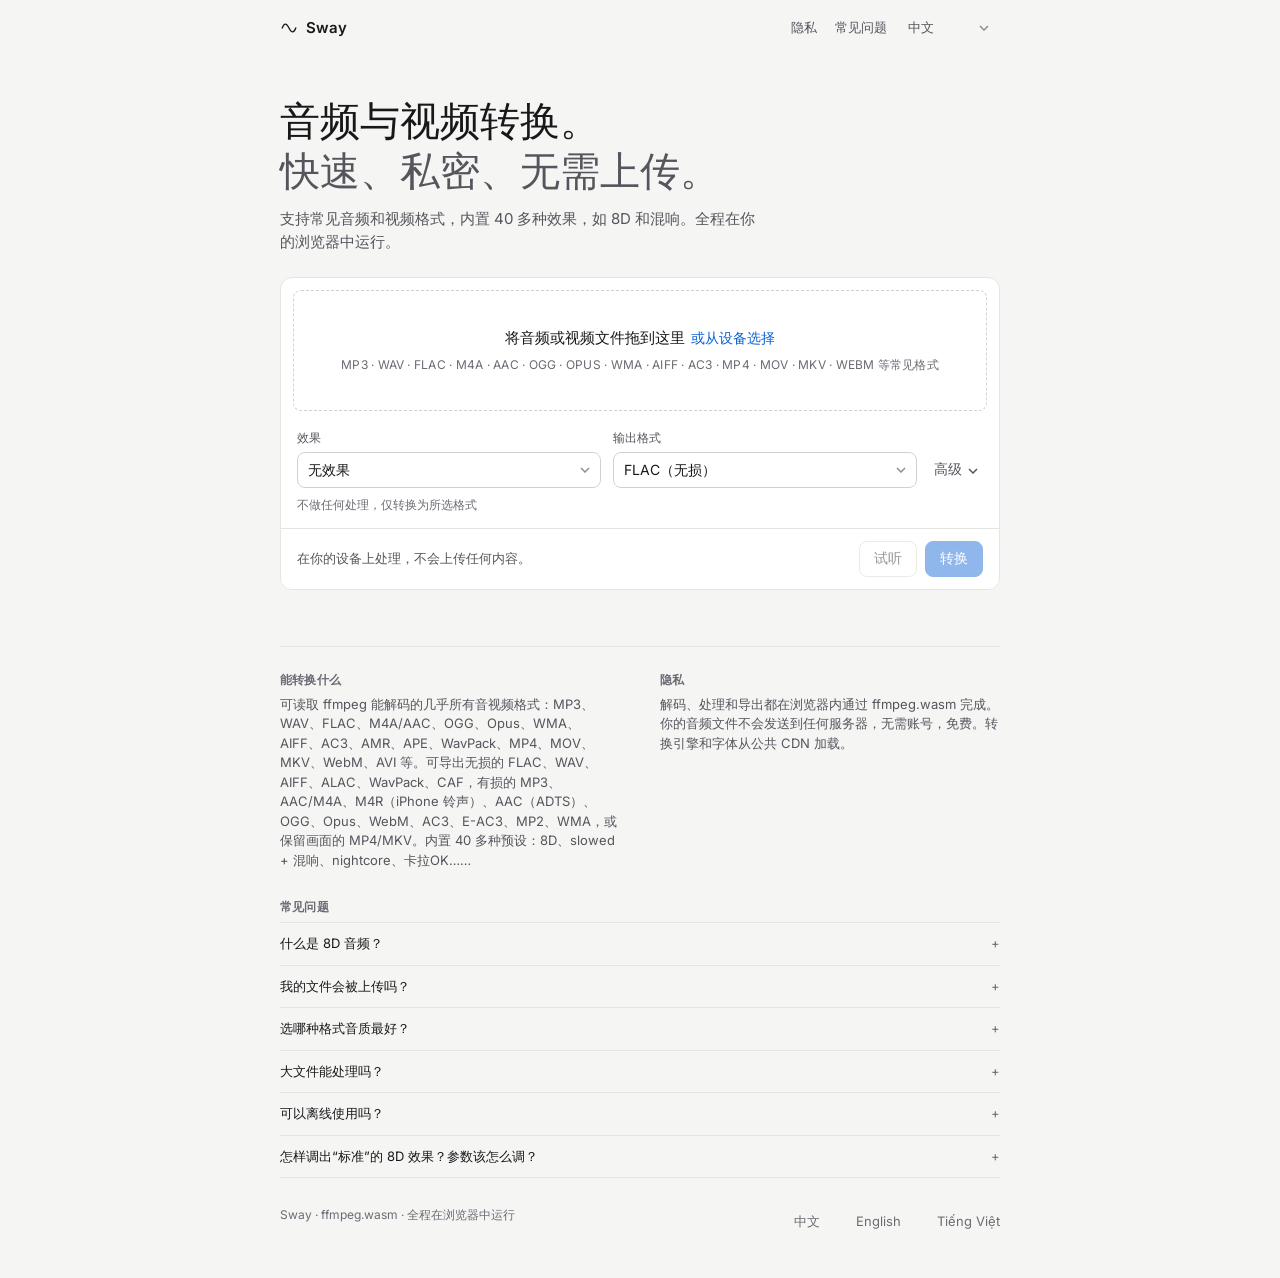
<file: index.html>
<!DOCTYPE html>
<html lang="zh-CN">
<head>
<meta charset="utf-8">
<meta name="viewport" content="width=device-width, initial-scale=1, viewport-fit=cover">
<title>Sway · 音频视频格式转换，在线转 FLAC、MP3、WAV，支持 8D 环绕效果</title>
<meta name="description" content="免费的浏览器端工具：将 mp3、mp4、wav、flac 等转换为 FLAC、MP3、WAV、AAC、Opus，并可添加 8D、混响、声像效果。文件不会上传到服务器。">
<link rel="canonical" href="https://swaymusic.pages.dev/">
<link rel="alternate" hreflang="zh-CN" href="https://swaymusic.pages.dev/"><link rel="alternate" hreflang="en" href="https://swaymusic.pages.dev/en/"><link rel="alternate" hreflang="vi" href="https://swaymusic.pages.dev/vi/"><link rel="alternate" hreflang="x-default" href="https://swaymusic.pages.dev/">
<meta name="color-scheme" content="light dark">
<meta name="theme-color" content="#f5f5f3" media="(prefers-color-scheme: light)"><meta name="theme-color" content="#0e0e10" media="(prefers-color-scheme: dark)">
<meta property="og:type" content="website"><meta property="og:site_name" content="Sway"><meta property="og:locale" content="zh_CN"><meta property="og:locale:alternate" content="en_US"><meta property="og:locale:alternate" content="vi_VN">
<meta property="og:title" content="Sway · 音频视频格式转换，支持 8D 环绕效果">
<meta property="og:description" content="免费，在浏览器中运行，文件不上传服务器。40 多种效果预设：8D、Slowed + 混响、Nightcore……"><meta property="og:url" content="https://swaymusic.pages.dev/">
<meta property="og:image" content="https://swaymusic.pages.dev/og.png"><meta property="og:image:width" content="1200"><meta property="og:image:height" content="630"><meta property="og:image:alt" content="Sway：浏览器端音频视频转换器">
<meta name="twitter:card" content="summary_large_image"><meta name="twitter:title" content="Sway · 音频视频格式转换，支持 8D 环绕效果"><meta name="twitter:description" content="免费，在浏览器中运行，文件不上传服务器。40 多种效果预设：8D、Slowed + 混响、Nightcore……"><meta name="twitter:image" content="https://swaymusic.pages.dev/og.png"><meta name="twitter:image:alt" content="Sway：浏览器端音频视频转换器">
<link rel="preconnect" href="https://fonts.googleapis.com"><link rel="preconnect" href="https://fonts.gstatic.com" crossorigin>
<script type="application/ld+json">{"@context":"https://schema.org","@type":"WebApplication","name":"Sway","url":"https://swaymusic.pages.dev/","description":"在浏览器中转换音频和视频为 FLAC、MP3、WAV、AAC、Opus，并添加 8D、混响、声像效果。","applicationCategory":"MultimediaApplication","operatingSystem":"Any","browserRequirements":"Requires JavaScript and WebAssembly","inLanguage":["zh-CN","en","vi"],"isAccessibleForFree":true,"offers":{"@type":"Offer","price":"0","priceCurrency":"USD"}}</script>
<script type="application/ld+json" id="ld-faq">{"@context":"https://schema.org","@type":"FAQPage","inLanguage":"zh-CN","mainEntity":[{"@type":"Question","name":"什么是 8D 音频？","acceptedAnswer":{"@type":"Answer","text":"通过不断改变左右耳之间的时间差、音量和音色，让声音在戴耳机时仿佛绕着头部旋转。"}},{"@type":"Question","name":"我的文件会被上传吗？","acceptedAnswer":{"@type":"Answer","text":"不会。解码、处理和导出全部在你的浏览器中完成。"}},{"@type":"Question","name":"选哪种格式音质最好？","acceptedAnswer":{"@type":"Answer","text":"FLAC 或 WAV 可保持原始音质；需要小体积时选 MP3 320 kbps 或 AAC。原文件是 mp3 时，导出 FLAC 也无法恢复已损失的音质。"}},{"@type":"Question","name":"大文件能处理吗？","acceptedAnswer":{"@type":"Answer","text":"取决于设备内存：解码后的音频体积远大于原文件，并随时长增加。如提示内存不足，请换更短的文件或逐个处理；手机上建议处理较短的文件。"}},{"@type":"Question","name":"可以离线使用吗？","acceptedAnswer":{"@type":"Answer","text":"页面本身在首次访问后可离线打开。转换引擎（约 30 MB）在首次转换时下载并由浏览器缓存；如果你还没有联网转换过，则需要联网一次。浏览器可能清除缓存，届时需要重新下载。"}},{"@type":"Question","name":"怎样调出“标准”的 8D 效果？参数该怎么调？","acceptedAnswer":{"@type":"Answer","text":"标准 8D 是让声音绕头旋转的双耳处理，必须戴耳机。常用做法：每 6–12 秒转一圈（约 0.1 Hz；Sway 的“8D 环绕”默认 8 秒）、环绕幅度 100%、混响 15–30%，需要时再略提低音。选好预设后，在“快速调节”里改三个主要参数：旋转周期（越短越晃，越长越飘）、环绕幅度（越小越贴近头部）、混响（越大越空旷）；高级面板里还有“声源在后方时变暗”、“声源距离”和“起始角度”。俯视的小圆图会显示声源轨道，试听时圆点随声音转动。调满意后点“保存为我的预设”即可保留这组参数。扬声器上只能听到左右摇摆。"}}]}</script>
<link rel="manifest" href="manifest.webmanifest"><link rel="icon" href="icon.svg" type="image/svg+xml"><link rel="apple-touch-icon" href="apple-touch-icon.png">
<link rel="stylesheet" href="css/styles.css">
<noscript><link rel="stylesheet" href="https://fonts.googleapis.com/css2?family=Inter:wght@400;500;600&family=Newsreader:opsz,wght@6..72,400&display=swap"></noscript>
</head>
<body>
<div class="wrap">
<header class="top"><a class="brand" href="./" aria-label="Sway"><svg viewBox="0 0 24 24" fill="none" stroke="currentColor" stroke-width="1.8" stroke-linecap="round" aria-hidden="true"><path d="M3 12c2.5-7 5.5-7 9 0s6.5 7 9 0"/></svg>Sway</a><nav><a href="#privacy" data-i18n="nav.privacy">隐私</a><a href="#faq" data-i18n="nav.faq">常见问题</a><select id="lang" aria-label="语言"><option value="zh" lang="zh-CN" selected>中文</option><option value="en" lang="en">English</option><option value="vi" lang="vi">Tiếng Việt</option></select></nav></header>
<main>
<section class="hero">
  <h1><b data-i18n="h1a">音频与视频转换。</b> <span data-i18n="h1b">快速、私密、无需上传。</span></h1>
  <p class="lede" data-i18n="lede">支持常见音频和视频格式，内置 40 多种效果，如 8D 和混响。全程在你的浏览器中运行。</p>
</section>
<section class="ws" id="ws" aria-label="转换器">
  <div class="pbar" id="pbar" role="progressbar" aria-valuemin="0" aria-valuemax="100" aria-label="处理进度" hidden><i></i></div>
  <label class="drop" id="drop"><input type="file" id="file" multiple><b id="dt">将音频或视频文件拖到这里</b><span class="pick" data-i18n="pick">或从设备选择</span><small data-i18n="fmts">MP3 · WAV · FLAC · M4A · AAC · OGG · OPUS · WMA · AIFF · AC3 · MP4 · MOV · MKV · WEBM 等常见格式</small></label>
  <ul class="files" id="files"></ul>
  <div class="tool" id="tool">
    <div id="slot-preset"></div><div id="slot-fmt"></div>
    <button type="button" class="btn link" id="advbtn" aria-expanded="false" aria-controls="adv"><span data-i18n="adv">高级</span><svg viewBox="0 0 10 6" fill="none" stroke="currentColor" stroke-width="1.5" aria-hidden="true"><path d="m1 1 4 4 4-4"/></svg></button>
    <p class="hint" id="pdesc"></p>
    <p class="hint warn" id="vwarn" hidden></p>
    <div class="quick" id="quick" hidden>
      <div class="qh"><strong data-i18n="qt">快速调节</strong><span class="qa"><button type="button" class="btn link" id="qreset" data-i18n="qreset">还原预设</button><button type="button" class="btn link" id="qsave" data-i18n="qsave">保存为我的预设</button><button type="button" class="btn link" id="qdel" data-i18n="qdel" hidden>删除此预设</button></span></div>
      <div class="qrows" id="qrows"></div>
    </div>
    <figure class="orbit" id="orbitbox" hidden>
      <svg id="orbit" viewBox="-60 -60 120 120" role="img" aria-labelledby="orbt"><title id="orbt">声源绕头运动的轨道（俯视图）</title><circle class="o-ring" r="46"/><path id="orbpath" class="o-path" d=""/><g class="o-head"><circle r="10"/><path d="M-3 -9.5 0 -15 3 -9.5"/><rect x="-13" y="-3" width="3" height="6" rx="1.5"/><rect x="10" y="-3" width="3" height="6" rx="1.5"/></g><circle id="orbdot" class="o-dot" r="4" cx="0" cy="-46"/></svg>
      <figcaption data-i18n="orbc">俯视图：你在中心，上方是正前方。圆点是声源，转一圈所需时间就是“旋转周期”。</figcaption>
    </figure>
  </div>
  <div class="adv" id="adv" hidden></div>
  <div class="act"><p id="msg" role="status" aria-live="polite"></p><button type="button" class="btn" id="zip" hidden>下载全部 ZIP</button><button type="button" class="btn" id="pv" data-i18n="prev" disabled>试听</button><button type="button" class="btn pri" id="go" disabled>转换</button></div>
</section>
<noscript><p>需要启用 JavaScript 才能使用 Sway。 · Please enable JavaScript to use Sway. · Cần bật JavaScript để dùng Sway.</p></noscript>
<section class="info" id="info">
  <div class="cols">
    <div><h2 data-i18n="i0">能转换什么</h2><p data-i18n="i1">可读取 ffmpeg 能解码的几乎所有音视频格式：MP3、WAV、FLAC、M4A/AAC、OGG、Opus、WMA、AIFF、AC3、AMR、APE、WavPack、MP4、MOV、MKV、WebM、AVI 等。可导出无损的 FLAC、WAV、AIFF、ALAC、WavPack、CAF，有损的 MP3、AAC/M4A、M4R（iPhone 铃声）、AAC（ADTS）、OGG、Opus、WebM、AC3、E-AC3、MP2、WMA，或保留画面的 MP4/MKV。内置 40 多种预设：8D、slowed + 混响、nightcore、卡拉OK……</p></div>
    <div id="privacy"><h2 data-i18n="i2">隐私</h2><p data-i18n="i3">解码、处理和导出都在浏览器内通过 ffmpeg.wasm 完成。你的音频文件不会发送到任何服务器，无需账号，免费。转换引擎和字体从公共 CDN 加载。</p></div>
  </div>
  <div class="faq" id="faq"><h2 data-i18n="i4">常见问题</h2>
    <details><summary data-i18n="i5">什么是 8D 音频？</summary><p data-i18n="i6">通过不断改变左右耳之间的时间差、音量和音色，让声音在戴耳机时仿佛绕着头部旋转。</p></details>
    <details><summary data-i18n="i7">我的文件会被上传吗？</summary><p data-i18n="i8">不会。解码、处理和导出全部在你的浏览器中完成。</p></details>
    <details><summary data-i18n="i9">选哪种格式音质最好？</summary><p data-i18n="i10">FLAC 或 WAV 可保持原始音质；需要小体积时选 MP3 320 kbps 或 AAC。原文件是 mp3 时，导出 FLAC 也无法恢复已损失的音质。</p></details>
    <details><summary data-i18n="i11">大文件能处理吗？</summary><p data-i18n="i12">取决于设备内存：解码后的音频体积远大于原文件，并随时长增加。如提示内存不足，请换更短的文件或逐个处理；手机上建议处理较短的文件。</p></details>
    <details><summary data-i18n="i13">可以离线使用吗？</summary><p data-i18n="i14">页面本身在首次访问后可离线打开。转换引擎（约 30 MB）在首次转换时下载并由浏览器缓存；如果你还没有联网转换过，则需要联网一次。浏览器可能清除缓存，届时需要重新下载。</p></details>
    <details><summary data-i18n="i15">怎样调出“标准”的 8D 效果？参数该怎么调？</summary><p data-i18n="i16">标准 8D 是让声音绕头旋转的双耳处理，必须戴耳机。常用做法：每 6–12 秒转一圈（约 0.1 Hz；Sway 的“8D 环绕”默认 8 秒）、环绕幅度 100%、混响 15–30%，需要时再略提低音。选好预设后，在“快速调节”里改三个主要参数：旋转周期（越短越晃，越长越飘）、环绕幅度（越小越贴近头部）、混响（越大越空旷）；高级面板里还有“声源在后方时变暗”、“声源距离”和“起始角度”。俯视的小圆图会显示声源轨道，试听时圆点随声音转动。调满意后点“保存为我的预设”即可保留这组参数。扬声器上只能听到左右摇摆。</p></details>
  </div>
</section>
</main>
<div id="upd" role="status" hidden><span data-i18n="upd">有新版本可用</span><button type="button" id="updb" data-i18n="updb">刷新</button></div>
<footer><span data-i18n="footer">Sway · ffmpeg.wasm · 全程在浏览器中运行</span><nav class="langs" aria-label="语言"><a href="./" lang="zh-CN" hreflang="zh-CN" data-lang="zh">中文</a><a href="en/" lang="en" hreflang="en" data-lang="en">English</a><a href="vi/" lang="vi" hreflang="vi" data-lang="vi">Tiếng Việt</a></nav></footer>
</div>
<script src="js/config.js"></script>
<script src="js/i18n-data.js"></script>
<script src="js/i18n.js"></script>
<script src="js/core.js"></script>
<script src="js/formats.js"></script>
<script src="js/effects.js"></script>
<script src="js/presets.js"></script>
<script src="js/controls.js"></script>
<script src="js/ffmpeg.js"></script>
<script src="js/zip.js"></script>
<script src="js/app.js"></script>
</body>
</html>
</file>
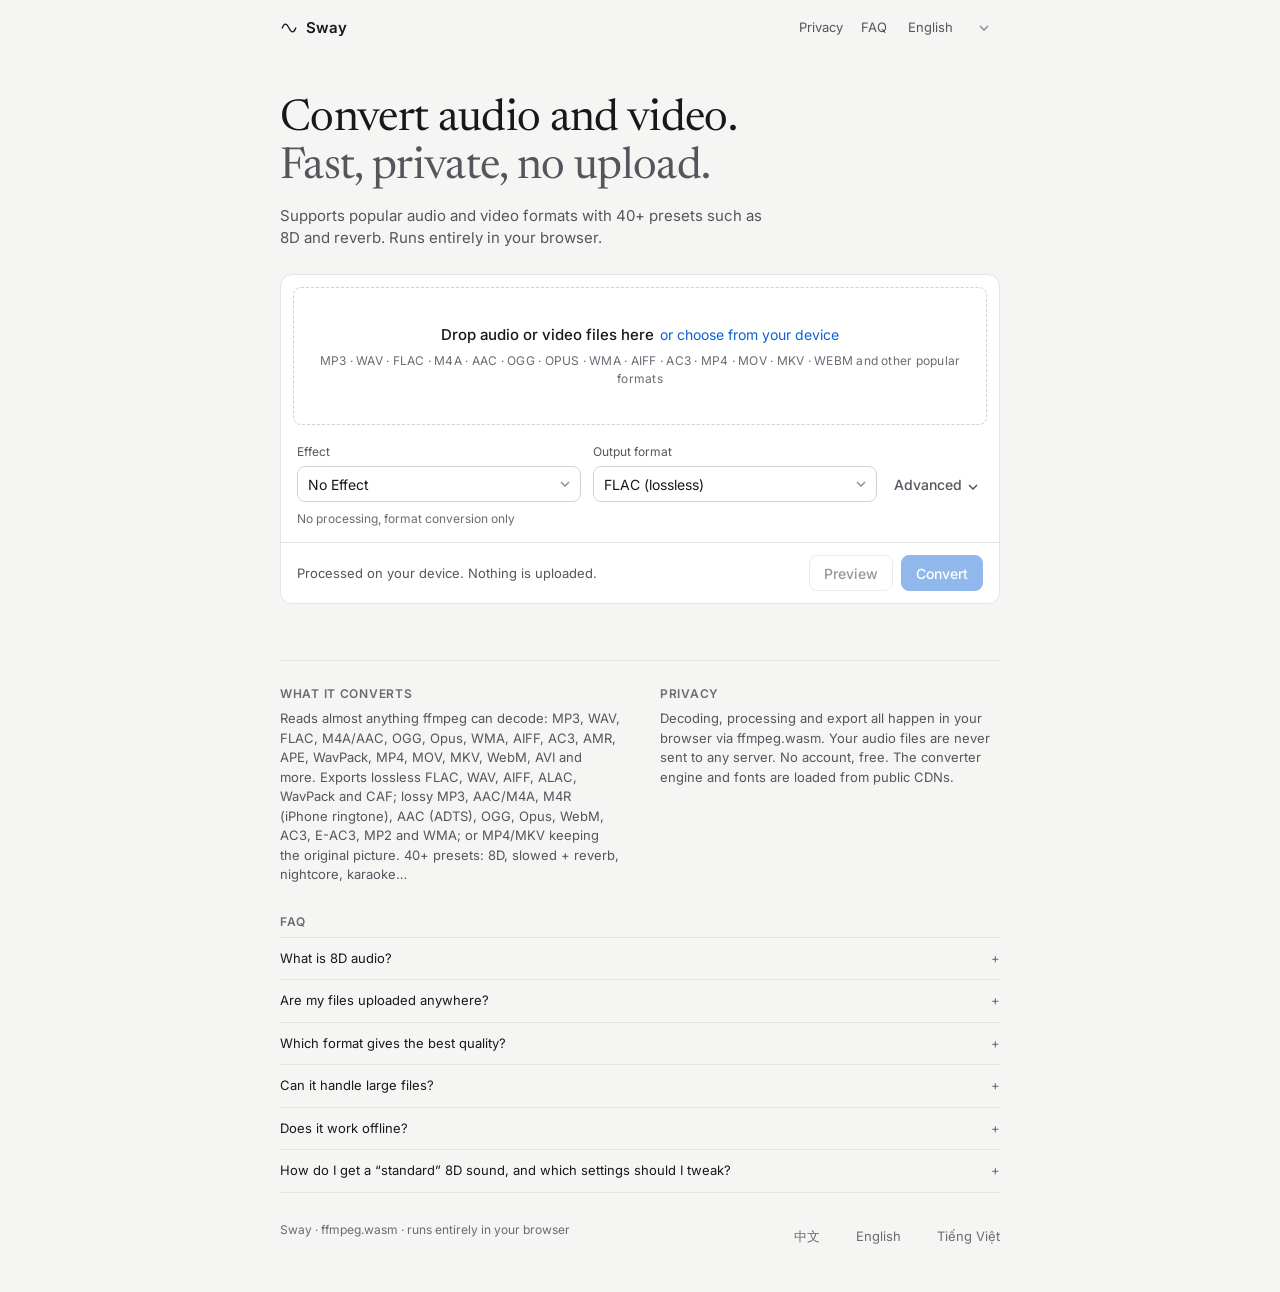
<file: en/index.html>
<!DOCTYPE html>
<html lang="en" data-fixed-lang="en">
<head>
<meta charset="utf-8">
<meta name="viewport" content="width=device-width, initial-scale=1, viewport-fit=cover">
<title>Sway · Audio &amp; video converter with 8D and reverb effects</title>
<meta name="description" content="Free in-browser tool: convert mp3, mp4, wav, flac and more to FLAC, MP3, WAV, AAC or Opus, with 8D, reverb and panner effects. Files never leave your device.">
<link rel="canonical" href="https://swaymusic.pages.dev/en/">
<link rel="alternate" hreflang="zh-CN" href="https://swaymusic.pages.dev/"><link rel="alternate" hreflang="en" href="https://swaymusic.pages.dev/en/"><link rel="alternate" hreflang="vi" href="https://swaymusic.pages.dev/vi/"><link rel="alternate" hreflang="x-default" href="https://swaymusic.pages.dev/">
<meta name="color-scheme" content="light dark">
<meta name="theme-color" content="#f5f5f3" media="(prefers-color-scheme: light)"><meta name="theme-color" content="#0e0e10" media="(prefers-color-scheme: dark)">
<meta property="og:type" content="website"><meta property="og:site_name" content="Sway"><meta property="og:locale" content="en_US"><meta property="og:locale:alternate" content="zh_CN"><meta property="og:locale:alternate" content="vi_VN">
<meta property="og:title" content="Sway · Audio &amp; video converter with 8D effects">
<meta property="og:description" content="Free, runs in your browser, files are never uploaded. 40+ effect presets: 8D, slowed + reverb, nightcore…"><meta property="og:url" content="https://swaymusic.pages.dev/en/">
<meta property="og:image" content="https://swaymusic.pages.dev/og.png"><meta property="og:image:width" content="1200"><meta property="og:image:height" content="630"><meta property="og:image:alt" content="Sway: in-browser audio and video converter">
<meta name="twitter:card" content="summary_large_image"><meta name="twitter:title" content="Sway · Audio &amp; video converter with 8D effects"><meta name="twitter:description" content="Free, runs in your browser, files are never uploaded. 40+ effect presets: 8D, slowed + reverb, nightcore…"><meta name="twitter:image" content="https://swaymusic.pages.dev/og.png"><meta name="twitter:image:alt" content="Sway: in-browser audio and video converter">
<link rel="preconnect" href="https://fonts.googleapis.com"><link rel="preconnect" href="https://fonts.gstatic.com" crossorigin>
<script type="application/ld+json">{"@context":"https://schema.org","@type":"WebApplication","name":"Sway","url":"https://swaymusic.pages.dev/en/","description":"Convert audio and video to FLAC, MP3, WAV, AAC or Opus in your browser, with 8D, reverb and panner effects.","applicationCategory":"MultimediaApplication","operatingSystem":"Any","browserRequirements":"Requires JavaScript and WebAssembly","inLanguage":["zh-CN","en","vi"],"isAccessibleForFree":true,"offers":{"@type":"Offer","price":"0","priceCurrency":"USD"}}</script>
<script type="application/ld+json" id="ld-faq">{"@context":"https://schema.org","@type":"FAQPage","inLanguage":"en","mainEntity":[{"@type":"Question","name":"What is 8D audio?","acceptedAnswer":{"@type":"Answer","text":"An effect that continuously shifts timing, level and tone between your ears so the sound seems to circle your head on headphones."}},{"@type":"Question","name":"Are my files uploaded anywhere?","acceptedAnswer":{"@type":"Answer","text":"No. Everything is decoded, processed and exported inside your browser."}},{"@type":"Question","name":"Which format gives the best quality?","acceptedAnswer":{"@type":"Answer","text":"FLAC or WAV keep quality intact; MP3 320 kbps or AAC suit smaller files. Exporting an mp3 to FLAC cannot restore quality already lost."}},{"@type":"Question","name":"Can it handle large files?","acceptedAnswer":{"@type":"Answer","text":"It depends on your device memory: decoded audio takes far more space than the original file and grows with duration. If memory runs out, try a shorter file or one file at a time; on phones, prefer shorter files."}},{"@type":"Question","name":"Does it work offline?","acceptedAnswer":{"@type":"Answer","text":"The page itself opens offline after your first visit. The converter engine (about 30 MB) is downloaded the first time you convert and cached by your browser; if you have never converted while online, you need a connection once. Browsers may clear the cache, in which case it is downloaded again."}},{"@type":"Question","name":"How do I get a “standard” 8D sound, and which settings should I tweak?","acceptedAnswer":{"@type":"Answer","text":"Standard 8D is a binaural treatment that makes the sound circle your head, and it needs headphones. The usual recipe is one turn every 6–12 s (about 0.1 Hz; Sway’s “8D circle” uses 8 s), full orbit depth, 15–30% reverb and, if you like, a little extra bass. After picking a preset, use Quick tune for the three main knobs: rotation period (shorter = more dizzying, longer = floatier), orbit depth (lower = closer to your head) and reverb (higher = bigger space). The advanced panel adds “darker behind you”, “source distance” and “start angle”. The small top-view diagram shows the orbit, and the dot moves with the sound during Preview. Use “Save as my preset” to keep your settings. On speakers you only hear left-right panning."}}]}</script>
<link rel="manifest" href="../manifest.webmanifest"><link rel="icon" href="../icon.svg" type="image/svg+xml"><link rel="apple-touch-icon" href="../apple-touch-icon.png">
<link rel="stylesheet" href="../css/styles.css">
<noscript><link rel="stylesheet" href="https://fonts.googleapis.com/css2?family=Inter:wght@400;500;600&family=Newsreader:opsz,wght@6..72,400&display=swap"></noscript>
</head>
<body>
<div class="wrap">
<header class="top"><a class="brand" href="./" aria-label="Sway"><svg viewBox="0 0 24 24" fill="none" stroke="currentColor" stroke-width="1.8" stroke-linecap="round" aria-hidden="true"><path d="M3 12c2.5-7 5.5-7 9 0s6.5 7 9 0"/></svg>Sway</a><nav><a href="#privacy" data-i18n="nav.privacy">Privacy</a><a href="#faq" data-i18n="nav.faq">FAQ</a><select id="lang" aria-label="Language"><option value="zh" lang="zh-CN">中文</option><option value="en" lang="en" selected>English</option><option value="vi" lang="vi">Tiếng Việt</option></select></nav></header>
<main>
<section class="hero">
  <h1><b data-i18n="h1a">Convert audio and video.</b> <span data-i18n="h1b">Fast, private, no upload.</span></h1>
  <p class="lede" data-i18n="lede">Supports popular audio and video formats with 40+ presets such as 8D and reverb. Runs entirely in your browser.</p>
</section>
<section class="ws" id="ws" aria-label="Converter">
  <div class="pbar" id="pbar" role="progressbar" aria-valuemin="0" aria-valuemax="100" aria-label="Progress" hidden><i></i></div>
  <label class="drop" id="drop"><input type="file" id="file" multiple><b id="dt">Drop audio or video files here</b><span class="pick" data-i18n="pick">or choose from your device</span><small data-i18n="fmts">MP3 · WAV · FLAC · M4A · AAC · OGG · OPUS · WMA · AIFF · AC3 · MP4 · MOV · MKV · WEBM and other popular formats</small></label>
  <ul class="files" id="files"></ul>
  <div class="tool" id="tool">
    <div id="slot-preset"></div><div id="slot-fmt"></div>
    <button type="button" class="btn link" id="advbtn" aria-expanded="false" aria-controls="adv"><span data-i18n="adv">Advanced</span><svg viewBox="0 0 10 6" fill="none" stroke="currentColor" stroke-width="1.5" aria-hidden="true"><path d="m1 1 4 4 4-4"/></svg></button>
    <p class="hint" id="pdesc"></p>
    <p class="hint warn" id="vwarn" hidden></p>
    <div class="quick" id="quick" hidden>
      <div class="qh"><strong data-i18n="qt">Quick tune</strong><span class="qa"><button type="button" class="btn link" id="qreset" data-i18n="qreset">Reset to preset</button><button type="button" class="btn link" id="qsave" data-i18n="qsave">Save as my preset</button><button type="button" class="btn link" id="qdel" data-i18n="qdel" hidden>Delete preset</button></span></div>
      <div class="qrows" id="qrows"></div>
    </div>
    <figure class="orbit" id="orbitbox" hidden>
      <svg id="orbit" viewBox="-60 -60 120 120" role="img" aria-labelledby="orbt"><title id="orbt">Orbit of the sound source around your head (top view)</title><circle class="o-ring" r="46"/><path id="orbpath" class="o-path" d=""/><g class="o-head"><circle r="10"/><path d="M-3 -9.5 0 -15 3 -9.5"/><rect x="-13" y="-3" width="3" height="6" rx="1.5"/><rect x="10" y="-3" width="3" height="6" rx="1.5"/></g><circle id="orbdot" class="o-dot" r="4" cx="0" cy="-46"/></svg>
      <figcaption data-i18n="orbc">Top view: you are in the centre and up is straight ahead. The dot is the sound source; one turn takes the rotation period.</figcaption>
    </figure>
  </div>
  <div class="adv" id="adv" hidden></div>
  <div class="act"><p id="msg" role="status" aria-live="polite"></p><button type="button" class="btn" id="zip" hidden>Download all as ZIP</button><button type="button" class="btn" id="pv" data-i18n="prev" disabled>Preview</button><button type="button" class="btn pri" id="go" disabled>Convert</button></div>
</section>
<noscript><p>需要启用 JavaScript 才能使用 Sway。 · Please enable JavaScript to use Sway. · Cần bật JavaScript để dùng Sway.</p></noscript>
<section class="info" id="info">
  <div class="cols">
    <div><h2 data-i18n="i0">What it converts</h2><p data-i18n="i1">Reads almost anything ffmpeg can decode: MP3, WAV, FLAC, M4A/AAC, OGG, Opus, WMA, AIFF, AC3, AMR, APE, WavPack, MP4, MOV, MKV, WebM, AVI and more. Exports lossless FLAC, WAV, AIFF, ALAC, WavPack and CAF; lossy MP3, AAC/M4A, M4R (iPhone ringtone), AAC (ADTS), OGG, Opus, WebM, AC3, E-AC3, MP2 and WMA; or MP4/MKV keeping the original picture. 40+ presets: 8D, slowed + reverb, nightcore, karaoke…</p></div>
    <div id="privacy"><h2 data-i18n="i2">Privacy</h2><p data-i18n="i3">Decoding, processing and export all happen in your browser via ffmpeg.wasm. Your audio files are never sent to any server. No account, free. The converter engine and fonts are loaded from public CDNs.</p></div>
  </div>
  <div class="faq" id="faq"><h2 data-i18n="i4">FAQ</h2>
    <details><summary data-i18n="i5">What is 8D audio?</summary><p data-i18n="i6">An effect that continuously shifts timing, level and tone between your ears so the sound seems to circle your head on headphones.</p></details>
    <details><summary data-i18n="i7">Are my files uploaded anywhere?</summary><p data-i18n="i8">No. Everything is decoded, processed and exported inside your browser.</p></details>
    <details><summary data-i18n="i9">Which format gives the best quality?</summary><p data-i18n="i10">FLAC or WAV keep quality intact; MP3 320 kbps or AAC suit smaller files. Exporting an mp3 to FLAC cannot restore quality already lost.</p></details>
    <details><summary data-i18n="i11">Can it handle large files?</summary><p data-i18n="i12">It depends on your device memory: decoded audio takes far more space than the original file and grows with duration. If memory runs out, try a shorter file or one file at a time; on phones, prefer shorter files.</p></details>
    <details><summary data-i18n="i13">Does it work offline?</summary><p data-i18n="i14">The page itself opens offline after your first visit. The converter engine (about 30 MB) is downloaded the first time you convert and cached by your browser; if you have never converted while online, you need a connection once. Browsers may clear the cache, in which case it is downloaded again.</p></details>
    <details><summary data-i18n="i15">How do I get a “standard” 8D sound, and which settings should I tweak?</summary><p data-i18n="i16">Standard 8D is a binaural treatment that makes the sound circle your head, and it needs headphones. The usual recipe is one turn every 6–12 s (about 0.1 Hz; Sway’s “8D circle” uses 8 s), full orbit depth, 15–30% reverb and, if you like, a little extra bass. After picking a preset, use Quick tune for the three main knobs: rotation period (shorter = more dizzying, longer = floatier), orbit depth (lower = closer to your head) and reverb (higher = bigger space). The advanced panel adds “darker behind you”, “source distance” and “start angle”. The small top-view diagram shows the orbit, and the dot moves with the sound during Preview. Use “Save as my preset” to keep your settings. On speakers you only hear left-right panning.</p></details>
  </div>
</section>
</main>
<div id="upd" role="status" hidden><span data-i18n="upd">New version available</span><button type="button" id="updb" data-i18n="updb">Reload</button></div>
<footer><span data-i18n="footer">Sway · ffmpeg.wasm · runs entirely in your browser</span><nav class="langs" aria-label="Language"><a href="../" lang="zh-CN" hreflang="zh-CN" data-lang="zh">中文</a><a href="./" lang="en" hreflang="en" data-lang="en">English</a><a href="../vi/" lang="vi" hreflang="vi" data-lang="vi">Tiếng Việt</a></nav></footer>
</div>
<script src="../js/config.js"></script>
<script src="../js/i18n-data.js"></script>
<script src="../js/i18n.js"></script>
<script src="../js/core.js"></script>
<script src="../js/formats.js"></script>
<script src="../js/effects.js"></script>
<script src="../js/presets.js"></script>
<script src="../js/controls.js"></script>
<script src="../js/ffmpeg.js"></script>
<script src="../js/zip.js"></script>
<script src="../js/app.js"></script>
</body>
</html>
</file>
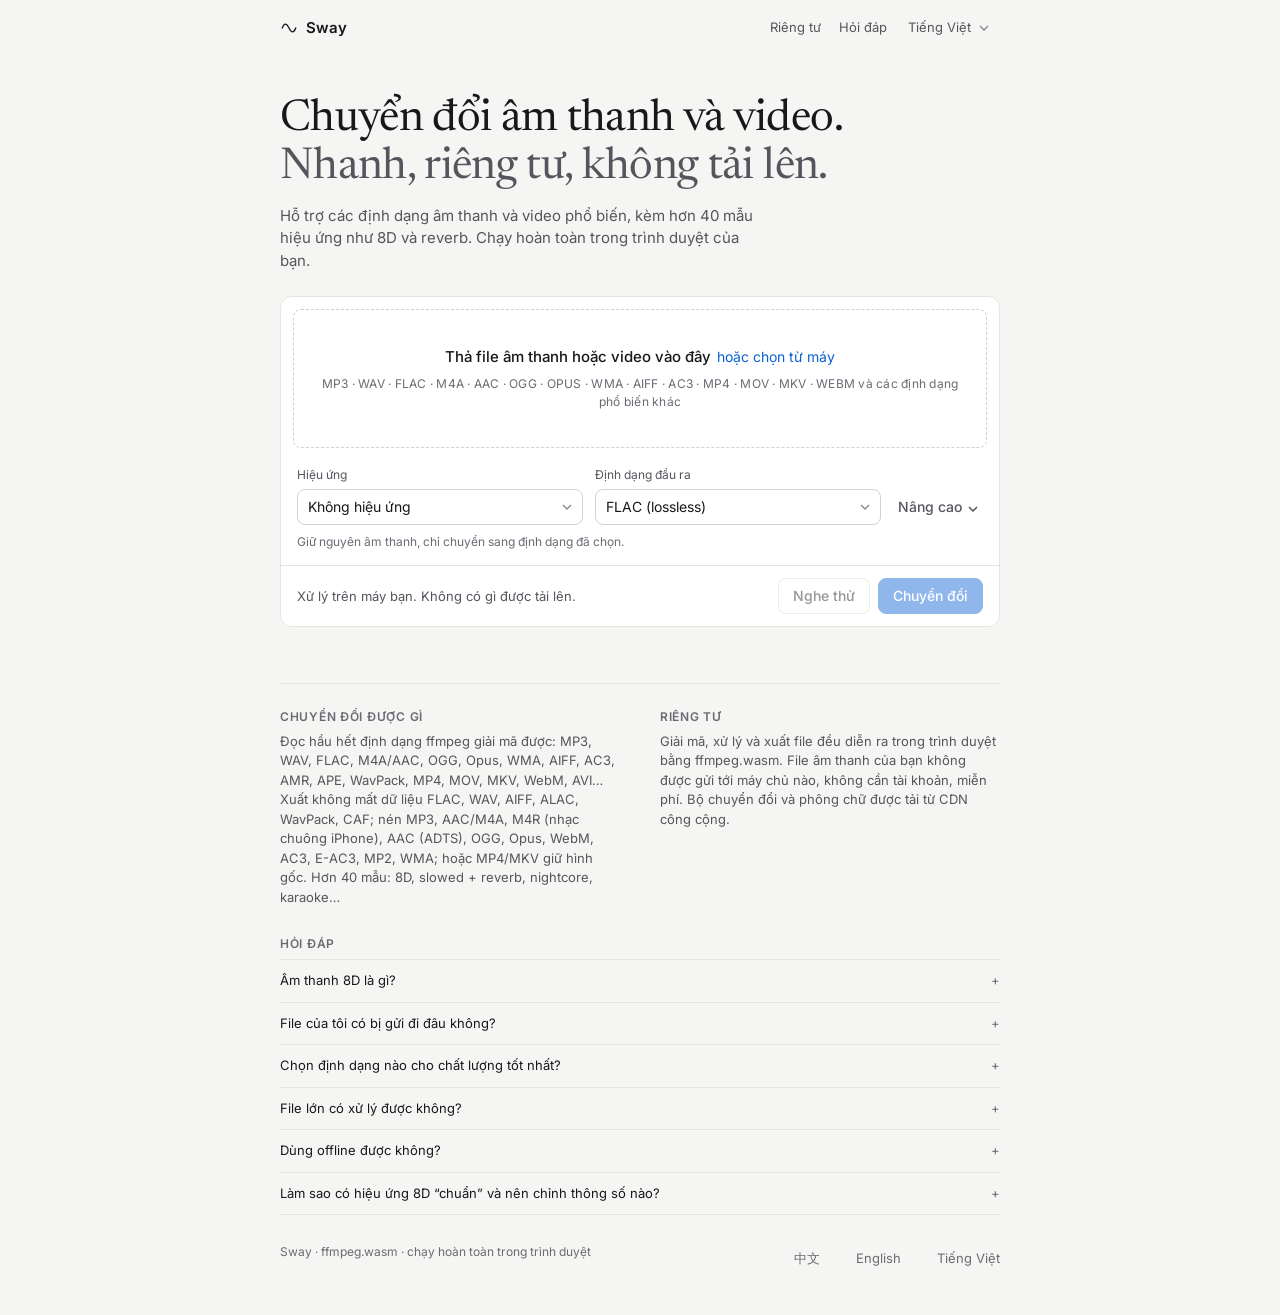
<file: vi/index.html>
<!DOCTYPE html>
<html lang="vi" data-fixed-lang="vi">
<head>
<meta charset="utf-8">
<meta name="viewport" content="width=device-width, initial-scale=1, viewport-fit=cover">
<title>Sway · Chuyển file âm thanh, video sang FLAC, MP3, WAV, thêm hiệu ứng 8D</title>
<meta name="description" content="Công cụ miễn phí chạy ngay trên trình duyệt: chuyển mp3, mp4, wav, flac… sang FLAC, MP3, WAV, AAC, Opus và thêm hiệu ứng 8D, reverb, panner. Không tải file lên server.">
<link rel="canonical" href="https://swaymusic.pages.dev/vi/">
<link rel="alternate" hreflang="zh-CN" href="https://swaymusic.pages.dev/"><link rel="alternate" hreflang="en" href="https://swaymusic.pages.dev/en/"><link rel="alternate" hreflang="vi" href="https://swaymusic.pages.dev/vi/"><link rel="alternate" hreflang="x-default" href="https://swaymusic.pages.dev/">
<meta name="color-scheme" content="light dark">
<meta name="theme-color" content="#f5f5f3" media="(prefers-color-scheme: light)"><meta name="theme-color" content="#0e0e10" media="(prefers-color-scheme: dark)">
<meta property="og:type" content="website"><meta property="og:site_name" content="Sway"><meta property="og:locale" content="vi_VN"><meta property="og:locale:alternate" content="zh_CN"><meta property="og:locale:alternate" content="en_US">
<meta property="og:title" content="Sway · Chuyển đổi âm thanh, video và hiệu ứng 8D">
<meta property="og:description" content="Miễn phí, chạy trong trình duyệt, file không tải lên máy chủ. Hơn 40 mẫu hiệu ứng: 8D, slowed + reverb, nightcore…"><meta property="og:url" content="https://swaymusic.pages.dev/vi/">
<meta property="og:image" content="https://swaymusic.pages.dev/og.png"><meta property="og:image:width" content="1200"><meta property="og:image:height" content="630"><meta property="og:image:alt" content="Sway: bộ chuyển đổi âm thanh/video ngay trên trình duyệt">
<meta name="twitter:card" content="summary_large_image"><meta name="twitter:title" content="Sway · Chuyển đổi âm thanh, video và hiệu ứng 8D"><meta name="twitter:description" content="Miễn phí, chạy trong trình duyệt, file không tải lên máy chủ. Hơn 40 mẫu hiệu ứng: 8D, slowed + reverb, nightcore…"><meta name="twitter:image" content="https://swaymusic.pages.dev/og.png"><meta name="twitter:image:alt" content="Sway: bộ chuyển đổi âm thanh/video ngay trên trình duyệt">
<link rel="preconnect" href="https://fonts.googleapis.com"><link rel="preconnect" href="https://fonts.gstatic.com" crossorigin>
<script type="application/ld+json">{"@context":"https://schema.org","@type":"WebApplication","name":"Sway","url":"https://swaymusic.pages.dev/vi/","description":"Chuyển đổi âm thanh và video sang FLAC, MP3, WAV, AAC, Opus ngay trong trình duyệt, kèm hiệu ứng 8D, reverb, panner.","applicationCategory":"MultimediaApplication","operatingSystem":"Any","browserRequirements":"Requires JavaScript and WebAssembly","inLanguage":["zh-CN","en","vi"],"isAccessibleForFree":true,"offers":{"@type":"Offer","price":"0","priceCurrency":"USD"}}</script>
<script type="application/ld+json" id="ld-faq">{"@context":"https://schema.org","@type":"FAQPage","inLanguage":"vi","mainEntity":[{"@type":"Question","name":"Âm thanh 8D là gì?","acceptedAnswer":{"@type":"Answer","text":"Hiệu ứng làm âm thanh có vẻ xoay quanh đầu khi nghe bằng tai nghe, bằng cách đổi liên tục độ lệch thời gian, độ to và âm sắc giữa hai tai."}},{"@type":"Question","name":"File của tôi có bị gửi đi đâu không?","acceptedAnswer":{"@type":"Answer","text":"Không. Toàn bộ việc giải mã, xử lý và xuất file diễn ra trong trình duyệt của bạn."}},{"@type":"Question","name":"Chọn định dạng nào cho chất lượng tốt nhất?","acceptedAnswer":{"@type":"Answer","text":"FLAC hoặc WAV giữ nguyên chất lượng. MP3 320 kbps hoặc AAC phù hợp khi cần file nhỏ. File gốc là mp3 thì xuất FLAC cũng không phục hồi được phần chất lượng đã mất."}},{"@type":"Question","name":"File lớn có xử lý được không?","acceptedAnswer":{"@type":"Answer","text":"Tùy bộ nhớ của thiết bị: âm thanh sau giải mã chiếm nhiều chỗ hơn file gốc rất nhiều và tăng theo thời lượng. Nếu báo hết bộ nhớ, hãy thử file ngắn hơn hoặc xử lý từng file; trên điện thoại nên dùng file ngắn."}},{"@type":"Question","name":"Dùng offline được không?","acceptedAnswer":{"@type":"Answer","text":"Trang mở được khi offline sau lần truy cập đầu. Bộ chuyển đổi (khoảng 30 MB) được tải ở lần chuyển đổi đầu tiên và trình duyệt lưu lại; nếu bạn chưa từng chuyển đổi khi có mạng thì cần kết nối một lần. Trình duyệt có thể xóa bộ nhớ đệm, khi đó sẽ tải lại."}},{"@type":"Question","name":"Làm sao có hiệu ứng 8D “chuẩn” và nên chỉnh thông số nào?","acceptedAnswer":{"@type":"Answer","text":"8D chuẩn là xử lý binaural làm âm thanh quay vòng quanh đầu, cần nghe bằng tai nghe. Công thức thường dùng: 6–12 giây một vòng (khoảng 0,1 Hz; “8D vòng tròn” của Sway dùng 8 giây), độ sâu quỹ đạo 100%, reverb 15–30% và có thể thêm chút bass. Sau khi chọn preset, dùng “Chỉnh nhanh” cho ba núm chính: chu kỳ xoay (ngắn = chóng mặt hơn, dài = lơ lửng hơn), độ sâu quỹ đạo (nhỏ = gần đầu hơn) và reverb (lớn = không gian rộng hơn). Bảng nâng cao có thêm “tối khi ở phía sau”, “khoảng cách nguồn âm” và “góc bắt đầu”. Hình quỹ đạo nhìn từ trên xuống cho thấy nguồn âm, và chấm chạy theo âm thanh khi Nghe thử. Dùng “Lưu thành preset của tôi” để giữ cấu hình. Trên loa chỉ nghe thấy tiếng đảo trái-phải."}}]}</script>
<link rel="manifest" href="../manifest.webmanifest"><link rel="icon" href="../icon.svg" type="image/svg+xml"><link rel="apple-touch-icon" href="../apple-touch-icon.png">
<link rel="stylesheet" href="../css/styles.css">
<noscript><link rel="stylesheet" href="https://fonts.googleapis.com/css2?family=Inter:wght@400;500;600&family=Newsreader:opsz,wght@6..72,400&display=swap"></noscript>
</head>
<body>
<div class="wrap">
<header class="top"><a class="brand" href="./" aria-label="Sway"><svg viewBox="0 0 24 24" fill="none" stroke="currentColor" stroke-width="1.8" stroke-linecap="round" aria-hidden="true"><path d="M3 12c2.5-7 5.5-7 9 0s6.5 7 9 0"/></svg>Sway</a><nav><a href="#privacy" data-i18n="nav.privacy">Riêng tư</a><a href="#faq" data-i18n="nav.faq">Hỏi đáp</a><select id="lang" aria-label="Ngôn ngữ"><option value="zh" lang="zh-CN">中文</option><option value="en" lang="en">English</option><option value="vi" lang="vi" selected>Tiếng Việt</option></select></nav></header>
<main>
<section class="hero">
  <h1><b data-i18n="h1a">Chuyển đổi âm thanh và video.</b> <span data-i18n="h1b">Nhanh, riêng tư, không tải lên.</span></h1>
  <p class="lede" data-i18n="lede">Hỗ trợ các định dạng âm thanh và video phổ biến, kèm hơn 40 mẫu hiệu ứng như 8D và reverb. Chạy hoàn toàn trong trình duyệt của bạn.</p>
</section>
<section class="ws" id="ws" aria-label="Bộ chuyển đổi">
  <div class="pbar" id="pbar" role="progressbar" aria-valuemin="0" aria-valuemax="100" aria-label="Tiến độ" hidden><i></i></div>
  <label class="drop" id="drop"><input type="file" id="file" multiple><b id="dt">Thả file âm thanh hoặc video vào đây</b><span class="pick" data-i18n="pick">hoặc chọn từ máy</span><small data-i18n="fmts">MP3 · WAV · FLAC · M4A · AAC · OGG · OPUS · WMA · AIFF · AC3 · MP4 · MOV · MKV · WEBM và các định dạng phổ biến khác</small></label>
  <ul class="files" id="files"></ul>
  <div class="tool" id="tool">
    <div id="slot-preset"></div><div id="slot-fmt"></div>
    <button type="button" class="btn link" id="advbtn" aria-expanded="false" aria-controls="adv"><span data-i18n="adv">Nâng cao</span><svg viewBox="0 0 10 6" fill="none" stroke="currentColor" stroke-width="1.5" aria-hidden="true"><path d="m1 1 4 4 4-4"/></svg></button>
    <p class="hint" id="pdesc"></p>
    <p class="hint warn" id="vwarn" hidden></p>
    <div class="quick" id="quick" hidden>
      <div class="qh"><strong data-i18n="qt">Chỉnh nhanh</strong><span class="qa"><button type="button" class="btn link" id="qreset" data-i18n="qreset">Hoàn lại preset</button><button type="button" class="btn link" id="qsave" data-i18n="qsave">Lưu thành preset của tôi</button><button type="button" class="btn link" id="qdel" data-i18n="qdel" hidden>Xóa preset này</button></span></div>
      <div class="qrows" id="qrows"></div>
    </div>
    <figure class="orbit" id="orbitbox" hidden>
      <svg id="orbit" viewBox="-60 -60 120 120" role="img" aria-labelledby="orbt"><title id="orbt">Quỹ đạo nguồn âm quanh đầu (nhìn từ trên xuống)</title><circle class="o-ring" r="46"/><path id="orbpath" class="o-path" d=""/><g class="o-head"><circle r="10"/><path d="M-3 -9.5 0 -15 3 -9.5"/><rect x="-13" y="-3" width="3" height="6" rx="1.5"/><rect x="10" y="-3" width="3" height="6" rx="1.5"/></g><circle id="orbdot" class="o-dot" r="4" cx="0" cy="-46"/></svg>
      <figcaption data-i18n="orbc">Nhìn từ trên xuống: bạn ở giữa, phía trên là chính diện. Chấm là nguồn âm; một vòng mất đúng chu kỳ xoay.</figcaption>
    </figure>
  </div>
  <div class="adv" id="adv" hidden></div>
  <div class="act"><p id="msg" role="status" aria-live="polite"></p><button type="button" class="btn" id="zip" hidden>Tải tất cả (ZIP)</button><button type="button" class="btn" id="pv" data-i18n="prev" disabled>Nghe thử</button><button type="button" class="btn pri" id="go" disabled>Chuyển đổi</button></div>
</section>
<noscript><p>需要启用 JavaScript 才能使用 Sway。 · Please enable JavaScript to use Sway. · Cần bật JavaScript để dùng Sway.</p></noscript>
<section class="info" id="info">
  <div class="cols">
    <div><h2 data-i18n="i0">Chuyển đổi được gì</h2><p data-i18n="i1">Đọc hầu hết định dạng ffmpeg giải mã được: MP3, WAV, FLAC, M4A/AAC, OGG, Opus, WMA, AIFF, AC3, AMR, APE, WavPack, MP4, MOV, MKV, WebM, AVI… Xuất không mất dữ liệu FLAC, WAV, AIFF, ALAC, WavPack, CAF; nén MP3, AAC/M4A, M4R (nhạc chuông iPhone), AAC (ADTS), OGG, Opus, WebM, AC3, E-AC3, MP2, WMA; hoặc MP4/MKV giữ hình gốc. Hơn 40 mẫu: 8D, slowed + reverb, nightcore, karaoke…</p></div>
    <div id="privacy"><h2 data-i18n="i2">Riêng tư</h2><p data-i18n="i3">Giải mã, xử lý và xuất file đều diễn ra trong trình duyệt bằng ffmpeg.wasm. File âm thanh của bạn không được gửi tới máy chủ nào, không cần tài khoản, miễn phí. Bộ chuyển đổi và phông chữ được tải từ CDN công cộng.</p></div>
  </div>
  <div class="faq" id="faq"><h2 data-i18n="i4">Hỏi đáp</h2>
    <details><summary data-i18n="i5">Âm thanh 8D là gì?</summary><p data-i18n="i6">Hiệu ứng làm âm thanh có vẻ xoay quanh đầu khi nghe bằng tai nghe, bằng cách đổi liên tục độ lệch thời gian, độ to và âm sắc giữa hai tai.</p></details>
    <details><summary data-i18n="i7">File của tôi có bị gửi đi đâu không?</summary><p data-i18n="i8">Không. Toàn bộ việc giải mã, xử lý và xuất file diễn ra trong trình duyệt của bạn.</p></details>
    <details><summary data-i18n="i9">Chọn định dạng nào cho chất lượng tốt nhất?</summary><p data-i18n="i10">FLAC hoặc WAV giữ nguyên chất lượng. MP3 320 kbps hoặc AAC phù hợp khi cần file nhỏ. File gốc là mp3 thì xuất FLAC cũng không phục hồi được phần chất lượng đã mất.</p></details>
    <details><summary data-i18n="i11">File lớn có xử lý được không?</summary><p data-i18n="i12">Tùy bộ nhớ của thiết bị: âm thanh sau giải mã chiếm nhiều chỗ hơn file gốc rất nhiều và tăng theo thời lượng. Nếu báo hết bộ nhớ, hãy thử file ngắn hơn hoặc xử lý từng file; trên điện thoại nên dùng file ngắn.</p></details>
    <details><summary data-i18n="i13">Dùng offline được không?</summary><p data-i18n="i14">Trang mở được khi offline sau lần truy cập đầu. Bộ chuyển đổi (khoảng 30 MB) được tải ở lần chuyển đổi đầu tiên và trình duyệt lưu lại; nếu bạn chưa từng chuyển đổi khi có mạng thì cần kết nối một lần. Trình duyệt có thể xóa bộ nhớ đệm, khi đó sẽ tải lại.</p></details>
    <details><summary data-i18n="i15">Làm sao có hiệu ứng 8D “chuẩn” và nên chỉnh thông số nào?</summary><p data-i18n="i16">8D chuẩn là xử lý binaural làm âm thanh quay vòng quanh đầu, cần nghe bằng tai nghe. Công thức thường dùng: 6–12 giây một vòng (khoảng 0,1 Hz; “8D vòng tròn” của Sway dùng 8 giây), độ sâu quỹ đạo 100%, reverb 15–30% và có thể thêm chút bass. Sau khi chọn preset, dùng “Chỉnh nhanh” cho ba núm chính: chu kỳ xoay (ngắn = chóng mặt hơn, dài = lơ lửng hơn), độ sâu quỹ đạo (nhỏ = gần đầu hơn) và reverb (lớn = không gian rộng hơn). Bảng nâng cao có thêm “tối khi ở phía sau”, “khoảng cách nguồn âm” và “góc bắt đầu”. Hình quỹ đạo nhìn từ trên xuống cho thấy nguồn âm, và chấm chạy theo âm thanh khi Nghe thử. Dùng “Lưu thành preset của tôi” để giữ cấu hình. Trên loa chỉ nghe thấy tiếng đảo trái-phải.</p></details>
  </div>
</section>
</main>
<div id="upd" role="status" hidden><span data-i18n="upd">Có phiên bản mới</span><button type="button" id="updb" data-i18n="updb">Tải lại</button></div>
<footer><span data-i18n="footer">Sway · ffmpeg.wasm · chạy hoàn toàn trong trình duyệt</span><nav class="langs" aria-label="Ngôn ngữ"><a href="../" lang="zh-CN" hreflang="zh-CN" data-lang="zh">中文</a><a href="../en/" lang="en" hreflang="en" data-lang="en">English</a><a href="./" lang="vi" hreflang="vi" data-lang="vi">Tiếng Việt</a></nav></footer>
</div>
<script src="../js/config.js"></script>
<script src="../js/i18n-data.js"></script>
<script src="../js/i18n.js"></script>
<script src="../js/core.js"></script>
<script src="../js/formats.js"></script>
<script src="../js/effects.js"></script>
<script src="../js/presets.js"></script>
<script src="../js/controls.js"></script>
<script src="../js/ffmpeg.js"></script>
<script src="../js/zip.js"></script>
<script src="../js/app.js"></script>
</body>
</html>
</file>
<file: css/styles.css>
:root{color-scheme:light dark;--bg:#f5f5f3;--surface:#fff;--ink:#18181b;--mute:#55555d;--faint:#6b6b74;--line:#e4e4e0;--line2:#d2d2cc;--hover:#f1f1ee;--acc:#0b62d4;--on:#fff;--bad:#b42318;--warn:#8a5a00;--r:8px}
@media(prefers-color-scheme:dark){:root{--bg:#0e0e10;--surface:#151517;--ink:#ececee;--mute:#a0a0a8;--faint:#8a8a92;--line:#26262a;--line2:#35353b;--hover:#1c1c20;--acc:#4a9cff;--on:#06121f;--bad:#ff8a7e;--warn:#e6b85c}}
*{box-sizing:border-box}
html{-webkit-text-size-adjust:100%}
body{margin:0;background:var(--bg);color:var(--ink);font:14px/1.5 Inter,system-ui,-apple-system,"Segoe UI",sans-serif;-webkit-font-smoothing:antialiased}
.wrap{max-width:760px;margin:0 auto;padding:0 max(20px,env(safe-area-inset-right)) 0 max(20px,env(safe-area-inset-left))}
.top{display:flex;align-items:center;justify-content:space-between;height:56px}
.brand{display:flex;align-items:center;gap:8px;color:var(--ink);text-decoration:none;font-weight:600;font-size:15px;letter-spacing:-.01em}
.brand{padding:10px 0}.brand svg{width:18px;height:18px}
nav{display:flex;align-items:center}nav a{margin-left:18px;padding:12px 0;color:var(--mute);text-decoration:none;font-size:13px}nav a:hover{color:var(--ink)}
.hero{padding:40px 0 24px}
h1{margin:0 0 12px;font:400 clamp(2rem,5.2vw,2.75rem)/1.1 Newsreader,Georgia,serif;letter-spacing:-.015em;text-wrap:balance}
h1 b{font:inherit}h1 span{color:var(--mute)}
.lede{margin:0;max-width:54ch;color:var(--mute);font-size:15px}
.ws{position:relative;background:var(--surface);border:1px solid var(--line);border-radius:12px;overflow:clip}
.pbar{position:absolute;inset:0 0 auto 0;height:2px;z-index:2;overflow:hidden}
.pbar i{display:block;height:100%;width:var(--p,0%);background:var(--acc);transition:width .2s linear}
.pbar.busy i{width:30%;animation:run 1.2s ease-in-out infinite}
@keyframes run{from{transform:translateX(-100%)}to{transform:translateX(340%)}}
.drop{display:block;margin:12px;padding:36px 16px;border:1px dashed var(--line2);border-radius:var(--r);text-align:center;cursor:pointer;transition:border-color .12s,background .12s}
.drop:hover,.drop.over,.drop:focus-within{border-color:var(--acc);background:var(--hover)}
.drop input{position:absolute;opacity:0;width:1px;height:1px}
.drop b{font-weight:500;font-size:15px}.drop .pick{color:var(--acc);margin-left:6px}
.drop small{display:block;margin-top:6px;color:var(--faint);font-size:12px;letter-spacing:.02em}
.ws.has .drop{padding:10px 12px;margin:12px 12px 0}.ws.has .drop small{display:none}.ws.has .drop b{font-size:13px}
.files{list-style:none;margin:8px 0 0;padding:0}.files:empty{display:none}
.file{position:relative;display:grid;grid-template-columns:minmax(0,1fr) auto auto;gap:0 12px;align-items:center;padding:10px 12px 10px 16px;border-top:1px solid var(--line)}
.fn{font-weight:500;overflow:hidden;text-overflow:ellipsis;white-space:nowrap}
.fm{color:var(--mute);font-size:12px;font-variant-numeric:tabular-nums}
.fs{font-size:12px;color:var(--mute);white-space:nowrap;text-align:right;font-variant-numeric:tabular-nums}
.fs a{color:var(--acc);text-decoration:none;font-weight:500}.fs a:hover{text-decoration:underline}
.fs.bad{color:var(--bad);white-space:normal;max-width:240px}
.x{width:32px;height:32px;border:0;border-radius:6px;background:none;color:var(--faint);font-size:17px;line-height:1;cursor:pointer}
.x:hover{background:var(--hover);color:var(--ink)}.x:disabled{opacity:.3;pointer-events:none}
.fp{position:absolute;left:0;bottom:-1px;height:2px;width:var(--p,0%);background:var(--acc);transition:width .2s linear}
.tool{display:grid;grid-template-columns:1fr 1fr auto;gap:12px;align-items:end;padding:14px 16px;border-top:1px solid var(--line)}
.ws:not(.has) .tool{border-top:0;padding-top:6px}
.field{display:grid;gap:5px;min-width:0}.field>span{font-size:12px;color:var(--mute)}
select{appearance:none;-webkit-appearance:none;width:100%;min-width:0;height:36px;padding:0 30px 0 10px;border:1px solid var(--line2);border-radius:var(--r);background:var(--surface) url("data:image/svg+xml,%3Csvg xmlns='http://www.w3.org/2000/svg' width='10' height='6' fill='none' stroke='%238e8e96' stroke-width='1.5'%3E%3Cpath d='m1 1 4 4 4-4'/%3E%3C/svg%3E") no-repeat right 10px center;color:var(--ink);font:inherit}
select:hover:not(:disabled){border-color:var(--faint)}select:disabled{opacity:.5}
.btn{height:36px;padding:0 14px;border:1px solid var(--line2);border-radius:var(--r);background:var(--surface);color:var(--ink);font:500 14px Inter,system-ui,sans-serif;cursor:pointer;transition:background .12s,border-color .12s}
.btn:hover:not(:disabled){background:var(--hover)}.btn:disabled{opacity:.45;cursor:not-allowed}
.btn.pri{background:var(--acc);border-color:var(--acc);color:var(--on)}.btn.pri:hover:not(:disabled){background:var(--acc);filter:brightness(1.07)}
.btn.link{border-color:transparent;background:none;color:var(--mute);padding:0 4px}.btn.link:hover:not(:disabled){background:none;color:var(--ink)}
.btn svg{width:10px;height:6px;margin-left:6px;transition:transform .15s}.btn[aria-expanded=true] svg{transform:rotate(180deg)}
:focus-visible{outline:2px solid var(--acc);outline-offset:2px}
.hint{grid-column:1/-1;margin:-4px 0 0;min-height:1.2em;font-size:12px;color:var(--faint)}
.hint.warn{min-height:0;margin-top:0;color:var(--warn)}.hint.warn.bad{color:var(--bad)}
.note{margin:0 0 6px;font-size:12px;color:var(--faint)}
.quick{grid-column:1/-1;padding:10px 12px 4px;border:1px solid var(--line);border-radius:var(--r);background:var(--surface)}.quick[hidden]{display:none}
.qh{display:flex;flex-wrap:wrap;align-items:center;justify-content:space-between;gap:2px 14px;margin-bottom:4px;font-size:12px;color:var(--mute)}.qh strong{font-weight:600;color:var(--ink)}
.qa{display:flex;flex-wrap:wrap;gap:0 14px}
.qrows{display:grid;grid-template-columns:repeat(auto-fit,minmax(280px,1fr));gap:0 28px;padding-bottom:6px}
.orbit{grid-column:1/-1;display:flex;align-items:center;gap:14px;margin:0;font-size:12px;color:var(--faint)}.orbit[hidden]{display:none}
.orbit svg{width:112px;height:112px;flex:none}
.o-ring{fill:none;stroke:var(--line2);stroke-dasharray:2 3}.o-path{fill:none;stroke:var(--acc);stroke-width:1.4;opacity:.55}
.o-head circle{fill:var(--surface);stroke:var(--mute);stroke-width:1.2}.o-head path{fill:none;stroke:var(--mute);stroke-width:1.2;stroke-linejoin:round}.o-head rect{fill:var(--mute)}.o-dot{fill:var(--acc)}
.adv{padding:2px 16px 16px;border-top:1px solid var(--line);column-count:2;column-gap:36px}.adv[hidden]{display:none}
.g{break-inside:avoid;margin-top:14px}
.g h3{margin:0 0 6px;font-size:12px;font-weight:600;letter-spacing:.06em;text-transform:uppercase;color:var(--faint)}
.row{display:grid;grid-template-columns:minmax(0,1fr) minmax(0,1.2fr) auto;gap:8px;align-items:center;min-height:30px}.row[hidden]{display:none}
.row label{font-size:13px;color:var(--mute)}
.row output{min-width:58px;text-align:right;font-size:12px;color:var(--mute);font-variant-numeric:tabular-nums}
.row select{height:30px;font-size:13px;grid-column:2/4}
input[type=range]{-webkit-appearance:none;appearance:none;width:100%;height:18px;margin:0;background:transparent}
input[type=range]::-webkit-slider-runnable-track{height:2px;border-radius:2px;background:var(--line2)}
input[type=range]::-moz-range-track{height:2px;border-radius:2px;background:var(--line2)}
input[type=range]::-webkit-slider-thumb{-webkit-appearance:none;width:14px;height:14px;margin-top:-6px;border-radius:50%;background:var(--surface);border:1.5px solid var(--acc)}
input[type=range]::-moz-range-thumb{width:11px;height:11px;border-radius:50%;background:var(--surface);border:1.5px solid var(--acc)}
input[type=range]:disabled{opacity:.4}
.act{display:flex;align-items:center;gap:8px;padding:12px 16px;border-top:1px solid var(--line);background:var(--surface)}
#msg{flex:1;min-width:0;margin:0;font-size:13px;line-height:1.4;color:var(--mute)}
#msg.err{color:var(--bad);white-space:normal}
.info{margin-top:56px;padding-top:24px;border-top:1px solid var(--line);font-size:13px;color:var(--mute)}
.cols{display:grid;grid-template-columns:1fr 1fr;gap:24px 40px}
.info h2{margin:0 0 6px;font-size:12px;font-weight:600;letter-spacing:.06em;text-transform:uppercase;color:var(--faint)}
.info p{margin:0}
.faq{margin-top:28px}
.faq details{border-top:1px solid var(--line);padding:9px 0}.faq details:last-child{border-bottom:1px solid var(--line)}
.faq summary{cursor:pointer;list-style:none;color:var(--ink)}.faq summary::-webkit-details-marker{display:none}
.faq summary::after{content:"+";float:right;color:var(--faint)}.faq details[open] summary::after{content:"\2212"}
.faq p{margin:6px 0 2px}
footer{display:flex;flex-wrap:wrap;justify-content:space-between;gap:4px 24px;padding:28px 0 calc(40px + env(safe-area-inset-bottom));font-size:12px;color:var(--faint)}
.langs{display:flex;gap:18px}.langs a{padding:6px 0;color:var(--faint);text-decoration:none}.langs a:hover,.langs a:focus-visible{color:var(--ink);text-decoration:underline}
@media(max-width:620px){
  .hero{padding-top:28px}
  .tool{grid-template-columns:1fr}.tool .btn.link{justify-self:start;height:44px}
  .file{grid-template-columns:minmax(0,1fr) auto}.fi{grid-column:1;grid-row:1}.x{grid-column:2;grid-row:1}
  .fs{grid-column:1/-1;grid-row:2;text-align:left;margin-top:4px}.fs:empty{display:none}.fs.bad{max-width:none}
  .fs a{display:inline-block;padding:10px 14px;border:1px solid var(--line2);border-radius:var(--r)}
  #lang{font-size:16px}
  .adv{column-count:1}
  .act{position:sticky;bottom:0;z-index:3;flex-wrap:wrap;padding-bottom:calc(12px + env(safe-area-inset-bottom))}
  #msg{flex:0 0 100%}.act .pri{flex:1}
  select,.row select{font-size:16px}
  .cols{grid-template-columns:1fr}
}
@media(prefers-reduced-motion:reduce){*{transition:none!important}.pbar.busy i{animation:none;width:40%}}
#upd{position:fixed;top:env(safe-area-inset-top,0);left:0;right:0;z-index:9;display:flex;gap:12px;align-items:center;justify-content:center;padding:8px 12px;background:var(--ink);color:var(--bg);font-size:14px}#upd[hidden]{display:none}#upd button{font:inherit;color:inherit;background:transparent;border:1px solid currentColor;border-radius:6px;padding:2px 10px;cursor:pointer}
#lang{width:auto;height:32px;margin-left:14px;padding:0 28px 0 6px;border-color:transparent;background-color:transparent;color:var(--mute);font-size:13px;cursor:pointer}
.faq summary{padding:2px 0}
:lang(zh) h1{font-size:clamp(1.75rem,6.6vw,2.5rem);line-height:1.25}:lang(zh) h1 b,:lang(zh) h1 span{display:inline-block}
#zip:not([hidden]){border-color:var(--acc);color:var(--acc)}
.drop:has(input:focus-visible){outline:2px solid var(--acc);outline-offset:2px}
:lang(zh) body,:lang(zh) .btn{font-family:Inter,"PingFang SC","Hiragino Sans GB","Microsoft YaHei","Noto Sans CJK SC",system-ui,sans-serif}
:lang(zh) h1{font-family:"PingFang SC","Microsoft YaHei","Noto Sans CJK SC",sans-serif;font-weight:500;letter-spacing:0}
:lang(zh) .info h2,:lang(zh) .g h3{letter-spacing:.02em}
@media(pointer:coarse),(max-width:620px){.btn,select{height:44px}.row select{height:40px}#lang{height:40px}.x{width:40px;height:40px}.drop .pick{display:none}.faq summary{padding:8px 0}
  input[type=range]{height:32px}input[type=range]::-webkit-slider-thumb{width:22px;height:22px;margin-top:-10px}}

.row input:not([type=range]):not([type=file]){grid-column:2/-1;width:100%;min-width:0;height:36px;padding:0 10px;border:1px solid var(--line2);border-radius:var(--r);background:var(--surface);color:var(--ink);font:inherit;font-size:16px}
.row input[type=file]{grid-column:2/-1;padding:8px 0;width:100%;min-width:0;font-size:13px;color:var(--mute)}
</file>
